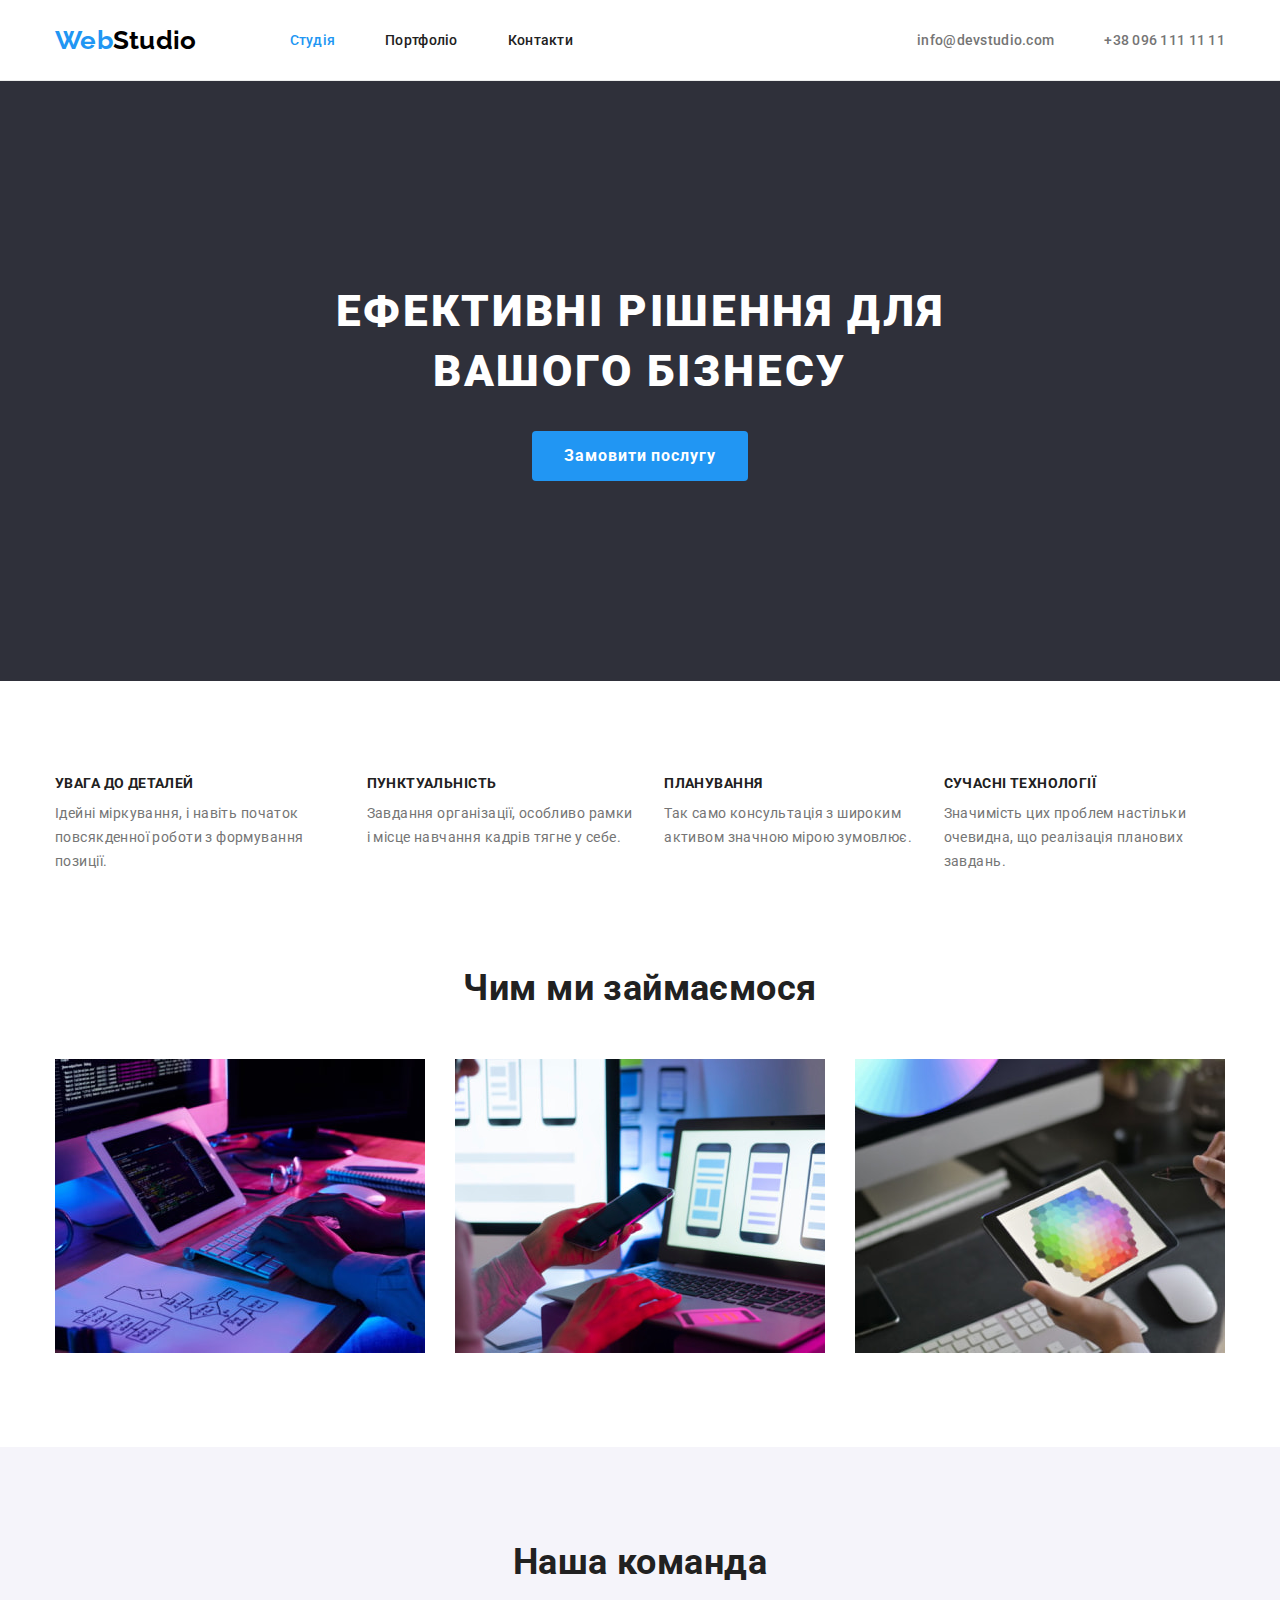
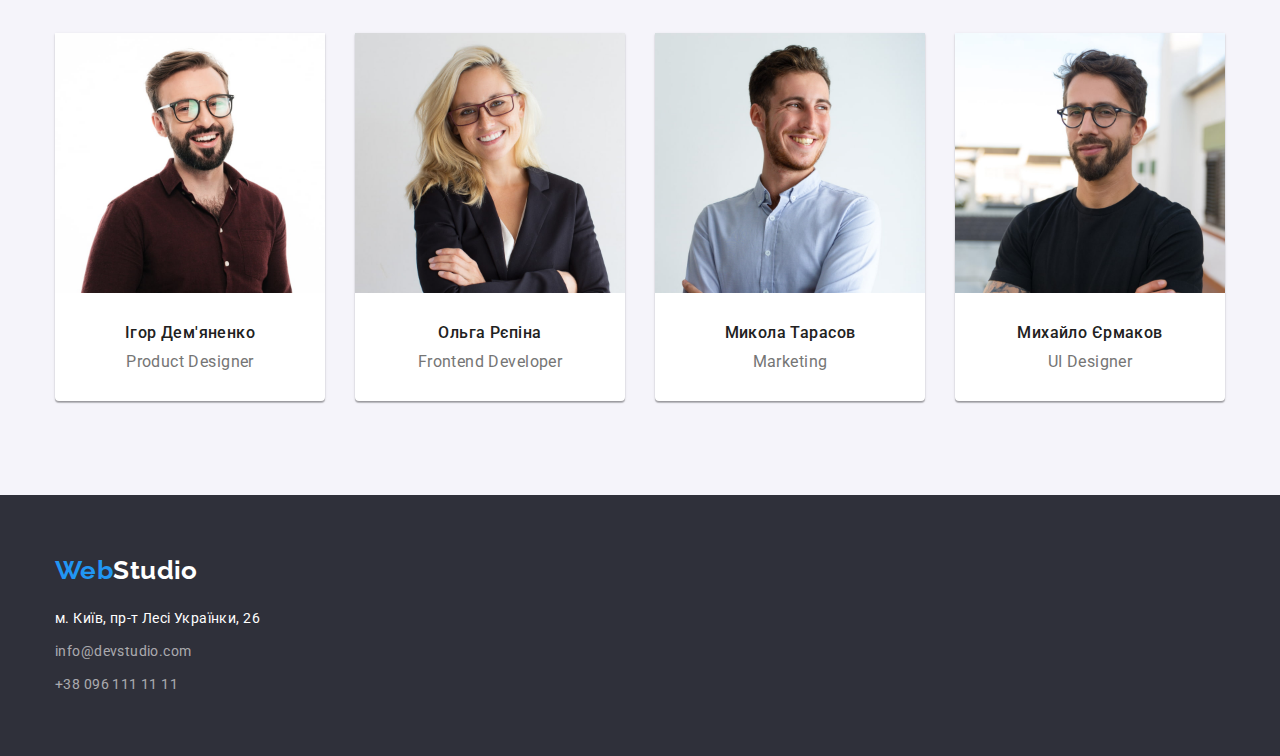
<file: index.html>
<!DOCTYPE html>
<html lang="uk">
  <head>
    <meta charset="UTF-8" />
    <meta http-equiv="X-UA-Compatible" content="IE=edge" />
    <meta name="viewport" content="width=device-width, initial-scale=1.0" />
    <title>Document</title>
    <!--Fonts-->
    <link rel="preconnect" href="https://fonts.googleapis.com" />
    <link rel="preconnect" href="https://fonts.gstatic.com" crossorigin />
    <link
      href="https://fonts.googleapis.com/css2?family=Raleway:wght@700&family=Roboto:wght@400;500;700;900&display=swap"
      rel="stylesheet"
    />

    <link rel="stylesheet" href="./css/modern-normalize.css" />

    <!--Custom styles-->
    <link rel="stylesheet" href="./css/styles..css" />
  </head>
  <body>
    <!--Хедер-->

    <header class="header">
      <div class="container header-container">
        <nav class="nav-item-header">
          <a class="logo-header" href="./index.html"><span class="logo span">Web</span>Studio </a>

          <ul class="list-header list">
            <li class="list-item"
              ><a class="header-link link current" href="index.html">Студія</a></li
            >
            <li class="list-item"
              ><a class="header-link link" href="./portfolio.html">Портфоліо</a></li
            >
            <li class="list-item"><a class="header-link link" href="">Контакти</a></li>
          </ul>
        </nav>

        <ul class="nav-contact-header list">
          <li class="list-items"><a class="nav-link link" href="mailto:">info@devstudio.com</a></li>
          <li class="list-items"
            ><a class="nav-link link" href="tel:+380961111111">+38 096 111 11 11</a></li
          >
        </ul>
      </div>
    </header>
    <main>
      <!--замовити послугу-->
      <section class="title">
        <div class="container title-container">
          <h1 class="title-text">Ефективні рішення для вашого бізнесу</h1>
          <button class="btn" type="button">Замовити послугу</button>
        </div>
      </section>
      <!--особливості-->
      <section class="section">
        <div class="container">
          <h2 class="visually-hidden">Особливості</h2>
          <ul class="list benefits-container">
            <li>
              <h3 class="subtitle">Увага до деталей</h3>
              <p class="text"
                >Ідейні міркування, і навіть початок повсякденної роботи з формування позиції.</p
              >
            </li>
            <li>
              <h3 class="subtitle">Пунктуальність</h3>
              <p class="text"
                >Завдання організації, особливо рамки і місце навчання кадрів тягне у себе.</p
              >
            </li>
            <li>
              <h3 class="subtitle">Планування</h3>
              <p class="text">Так само консультація з широким активом значною мірою зумовлює.</p>
            </li>
            <li>
              <h3 class="subtitle">Сучасні технології</h3>
              <p class="text"
                >Значимість цих проблем настільки очевидна, що реалізація планових завдань.</p
              >
            </li>
          </ul>
        </div>
      </section>
      <!-------------чим ми займаємося----------------------->
      <section class="section our-activities">
        <div class="container">
          <h2 class="heading">Чим ми займаємося</h2>
          <ul class="list heading-list">
            <li>
              <img
                src="./images/img-1.jpg"
                alt="людина набирає код на клавіатурі,перед нею планшет та монітор "
                width="370"
                height="294"
              />
            </li>
            <li>
              <img
                src="./images/img-2.jpg"
                alt="людина працює за ноутбуком та тримає у руках смартфон"
                width="370"
                height="294"
              />
            </li>
            <li>
              <img
                src="./images/img-3.jpg"
                alt="людина працює з палітрою кольорів на планшені "
                width="370"
                height="294"
              />
            </li>
          </ul>
        </div>
      </section>

      <!------------------------наша команда-------------->
      <section class="team section">
        <div class="container">
          <h2 class="person">Наша команда</h2>
          <ul class="list person-list">
            <li class="our-team">
              <img
                class="person-photo"
                src="./images/img-4.jpg"
                alt="чоловік у окулярах та коричневій сорочці"
                width="270"
                height="260"
              />
              <div class="person-info">
                <h3 class="person-name">Ігор Дем'яненко</h3>
                <p class="persone-title" lang="en">Product Designer</p></div
              >
            </li>
            <li class="our-team">
              <img
                class="person-photo"
                src="./images/img-5.jpg"
                alt="блондинка у окулярах та чорному жакеті"
                width="270"
                height="260"
              />
              <div class="person-info">
                <h3 class="person-name">Ольга Рєпіна</h3>
                <p class="persone-title" lang="en">Frontend Developer</p></div
              >
            </li>
            <li class="our-team">
              <img
                class="person-photo"
                src="./images/img-6.jpg"
                alt="чоловік у блакитній сорочці"
                width="270"
                height="260"
              />
              <div class="person-info">
                <h3 class="person-name">Микола Тарасов</h3>
                <p class="persone-title" lang="en">Marketing</p></div
              >
            </li>
            <li class="our-team">
              <img
                class="person-photo"
                src="./images/img-7.jpg"
                alt="чоловік у чорній футболці та окулярах"
                width="270"
                height="260"
              />
              <div class="person-info">
                <h3 class="person-name">Михайло Єрмаков</h3>
                <p class="persone-title" lang="en">UI Designer</p></div
              >
            </li>
          </ul>
        </div>
      </section>
    </main>
    <footer class="footer">
      <div class="container footer-container">
        <a class="logo-header" href="index.html"> <span class="logo span">Web</span>Studio </a>
        <address class="adress-link">
          <ul class="contact list">
            <li class="address-item"
              ><a
                class="link address"
                href="https://goo.gl/maps/vokkJGvPiCu1nfPx5"
                target="_blank"
                rel="noopener nofollow"
                >м. Київ, пр-т Лесі Українки, 26</a
              ></li
            >
            <li class="address-item"
              ><a class="link footer-link" href="mailto:info@devstudio.com"
                >info@devstudio.com</a
              ></li
            >
            <li class="address-item"
              ><a class="link footer-link" href="tel:+380961111111">+38 096 111 11 11</a></li
            >
          </ul>
        </address>
      </div>
    </footer>
  </body>
</html>
</file>
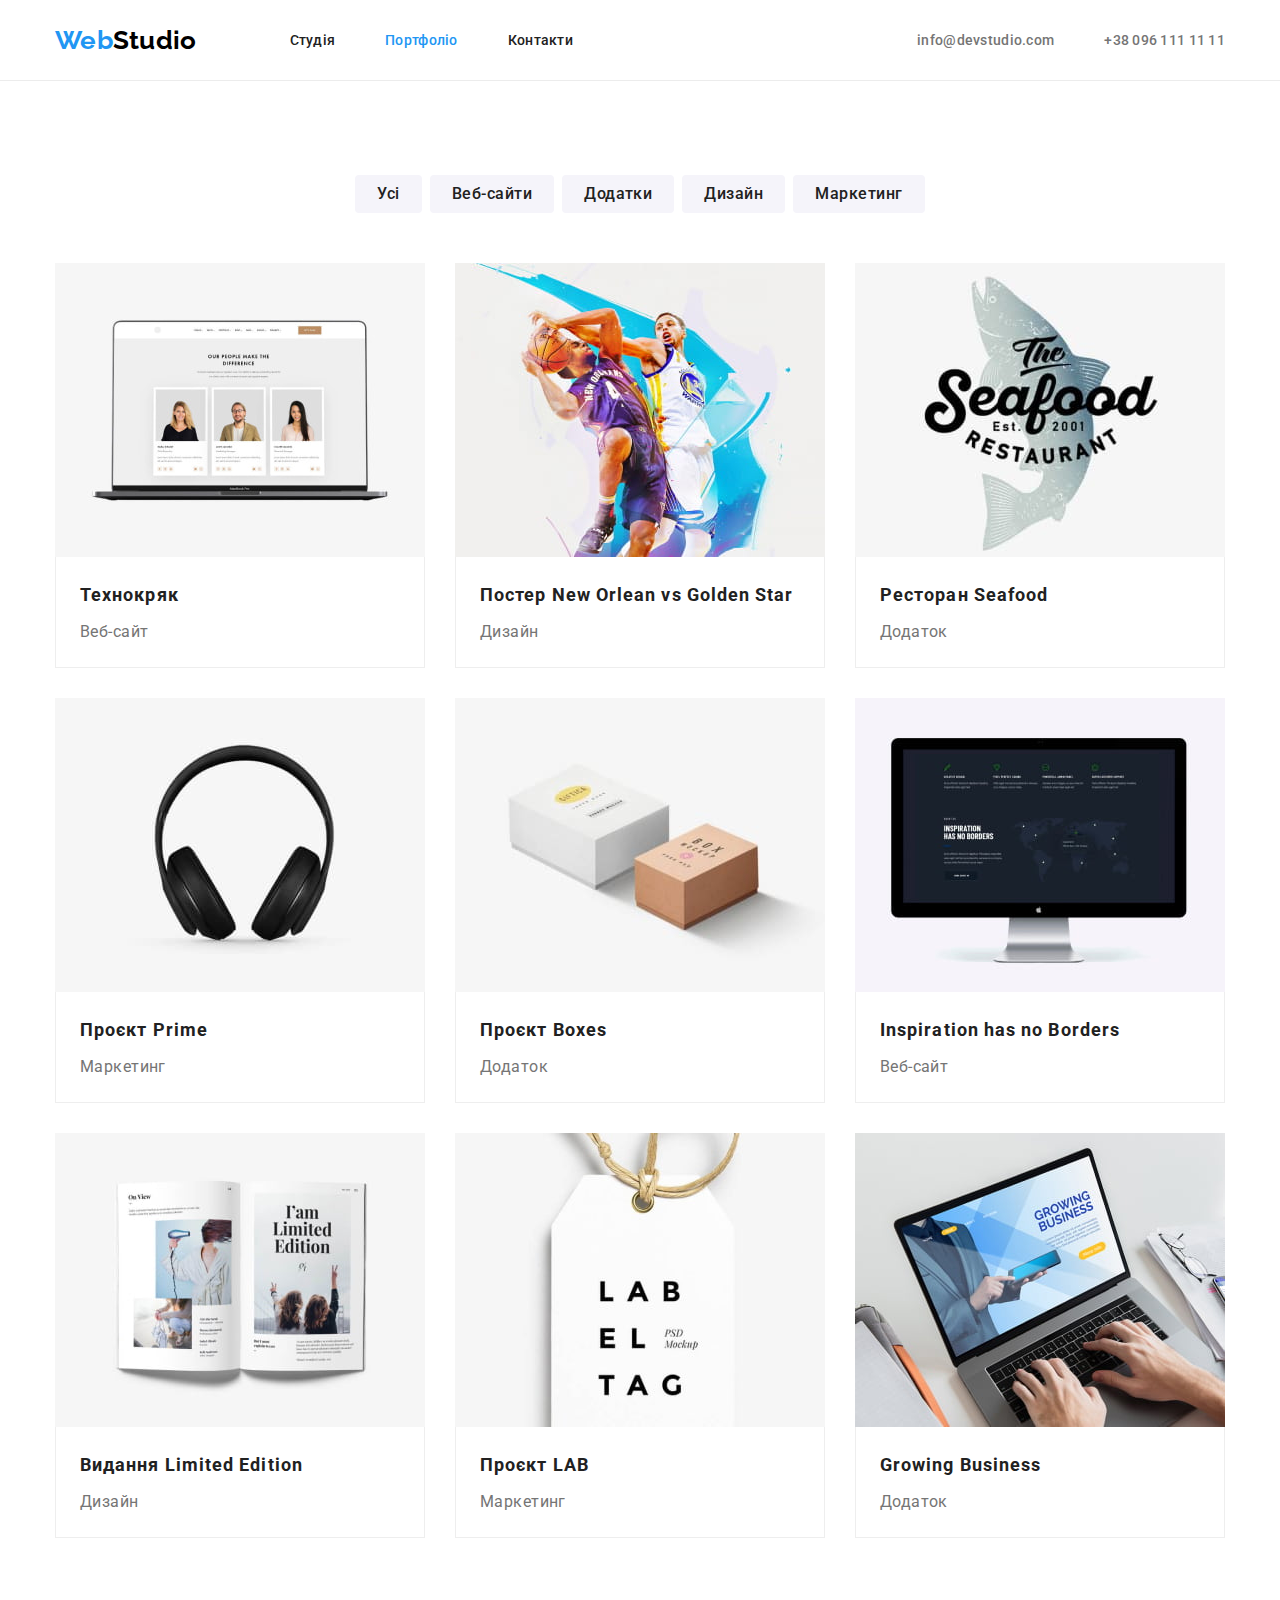
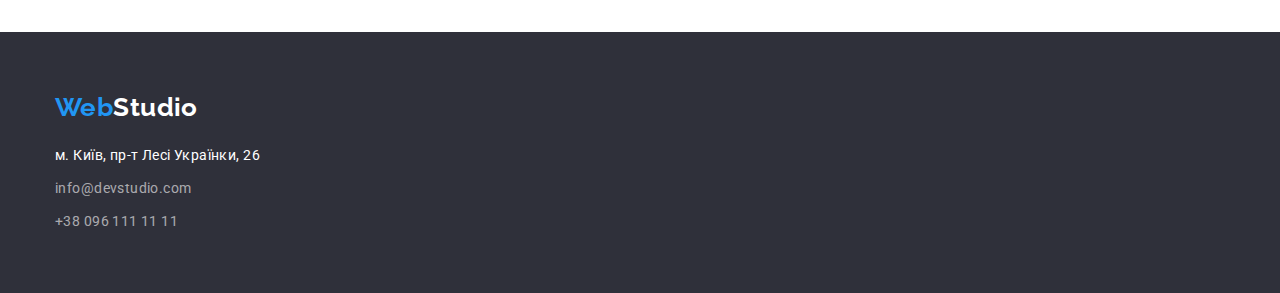
<file: portfolio.html>
<!DOCTYPE html>
<html lang="uk">
  <head>
    <meta charset="UTF-8" />
    <meta http-equiv="X-UA-Compatible" content="IE=edge" />
    <meta name="viewport" content="width=device-width, initial-scale=1.0" />
    <title>Document</title>
    <!--Fonts-->
    <link rel="preconnect" href="https://fonts.googleapis.com" />
    <link rel="preconnect" href="https://fonts.gstatic.com" crossorigin />
    <link
      href="https://fonts.googleapis.com/css2?family=Raleway:wght@700&family=Roboto:wght@400;500;700;900&display=swap"
      rel="stylesheet"
    />

    <link rel="stylesheet" href="./css/modern-normalize.css" />

    <!--Custom styles-->
    <link rel="stylesheet" href="./css/styles..css" />
  </head>
  <body>
    <header class="header">
      <div class="container header-container">
        <nav class="nav-item-header">
          <a class="logo-header" href="./index.html"><span class="logo span">Web</span>Studio </a>

          <ul class="list-header list">
            <li class="list-item"><a class="header-link link" href="index.html">Студія</a></li>
            <li class="list-item"
              ><a class="header-link link current" href="./portfolio.html">Портфоліо</a></li
            >
            <li class="list-item"><a class="header-link link" href="">Контакти</a></li>
          </ul>
        </nav>

        <ul class="nav-contact-header list">
          <li class="list-items"><a class="nav-link link" href="mailto:">info@devstudio.com</a></li>
          <li class="list-items"
            ><a class="nav-link link" href="tel:+380961111111">+38 096 111 11 11</a></li
          >
        </ul>
      </div>
    </header>
    <main class="">
      <section class="portfolio section">
        <div class="container">
          <!--Фільтр сторінки портфоліо-->
          <ul class="list portfolio-button">
            <li><button class="button" type="button">Усі</button></li>
            <li><button class="button" type="button">Веб-сайти</button></li>
            <li><button class="button" type="button">Додатки</button></li>
            <li><button class="button" type="button">Дизайн</button></li>
            <li><button class="button" type="button">Маркетинг</button></li>
          </ul>
          <h1 class="visually-hidden">Портфоліо</h1>
          <ul class="portfolio-list list">
            <li class="portfolio-item">
              <a class="picture" href=""
                ><img src="./images/portfolio/portf-1.jpg" alt="Ноутбук" width="370" />
                <div class="about-project"
                  ><h2 class="project-name">Технокряк</h2> <p class="project-text">Веб-сайт</p></div
                >
              </a>
            </li>
            <li class="portfolio-item">
              <a class="picture" href=""
                ><img
                  src="./images/portfolio/portf-2.jpg"
                  alt="Два баскетболісти у прижку"
                  width="370"
                />
                <div class="about-project"
                  ><h2 class="project-name"
                    >Постер<span lang="en"> New Orlean vs Golden Star</span></h2
                  >
                  <p class="project-text">Дизайн</p></div
                >
              </a>
            </li>
            <li class="portfolio-item">
              <a class="picture" href=""
                ><img src="./images/portfolio/portf-3.jpg" alt="Логотип ресторана" width="370" />
                <div class="about-project"
                  ><h2 class="project-name">Ресторан <span lang="en">Seafood</span></h2>
                  <p class="project-text">Додаток</p></div
                >
              </a>
            </li>
            <li class="portfolio-item">
              <a class="picture" href=""
                ><img src="./images/portfolio/portf-4.jpg" alt="Навушники" width="370" />
                <div class="about-project"
                  ><h2 class="project-name">Проєкт <span lang="en">Prime</span></h2>
                  <p class="project-text">Маркетинг</p></div
                >
              </a>
            </li>
            <li class="portfolio-item">
              <a class="picture" href=""
                ><img src="./images/portfolio/portf-5.jpg" alt="Дві коробки" width="370" />
                <div class="about-project"
                  ><h2 class="project-name">Проєкт <span lang="en"> Boxes</span></h2>
                  <p class="project-text">Додаток</p></div
                >
              </a>
            </li>
            <li class="portfolio-item">
              <a class="picture" href=""
                ><img src="./images/portfolio/portf-6.jpg" alt="Монітор з проєктом" width="370" />
                <div class="about-project"
                  ><h2 class="project-name"><span lang="en">Inspiration has no Borders</span></h2>
                  <p class="project-text">Веб-сайт</p></div
                >
              </a>
            </li>

            <li class="portfolio-item">
              <a class="picture" href=""
                ><img src="./images/portfolio/portf-7.jpg" alt="Відкрита книга" width="370" />
                <div class="about-project"
                  ><h2 class="project-name">Видання <span lang="en">Limited Edition</span></h2>
                  <p class="project-text">Дизайн</p></div
                >
              </a>
            </li>
            <li class="portfolio-item">
              <a class="picture" href=""
                ><img
                  src="./images/portfolio/portf-8.jpg"
                  alt="Підвіска з логотипом "
                  width="370"
                />
                <div class="about-project"
                  ><h2 class="project-name">Проєкт <span lang="en">LAB</span></h2>
                  <p class="project-text">Маркетинг</p></div
                >
              </a>
            </li>
            <li class="portfolio-item">
              <a class="picture" href=""
                ><img src="./images/portfolio/portf-9.jpg" alt="Ноутбук в роботі" width="370" />
                <div class="about-project"
                  ><h2 class="project-name"><span lang="en">Growing Business</span></h2>
                  <p class="project-text">Додаток</p></div
                >
              </a>
            </li>
          </ul>
        </div>
      </section>
    </main>
    <footer class="footer">
      <div class="container footer-container">
        <a class="logo-header" href="index.html"> <span class="logo span">Web</span>Studio </a>
        <address class="adress-link">
          <ul class="contact list">
            <li class="address-item"
              ><a
                class="link address"
                href="https://goo.gl/maps/vokkJGvPiCu1nfPx5"
                target="_blank"
                rel="noopener nofollow"
                >м. Київ, пр-т Лесі Українки, 26</a
              ></li
            >
            <li class="address-item"
              ><a class="link footer-link" href="mailto:info@devstudio.com"
                >info@devstudio.com</a
              ></li
            >
            <li class="address-item"
              ><a class="link footer-link" href="tel:+380961111111">+38 096 111 11 11</a></li
            >
          </ul>
        </address>
      </div>
    </footer>
  </body>
</html>
</file>
<file: css/styles..css>
:root {
  /*Fonts*/
  --main-font: Roboto, sans-serif;
  --secondary-font: Raleway, sans-serif;
  /* Text colors*/
  --main-txt-cl: #212121;
  --light-txt-cl: #757575;
  --accent-txt-cl: #2196f3;
  --white-txt-cl: #ffffff;

  /*Background  colors*/
  --dark-bg-cl: #2f303a;
  --light-bg-cl: #f5f4fa;
  --white-bg-cl: #ffffff;

  /*other*/
  --light1-cl: #eeeeee;
  --light2-cl: #ececec;
  --black-cl: #000000;
  --transparent-white-cl: rgba(255, 255, 255, 0.6);
}

/**
  |============================
  | Header
  |============================
*/

/*Хедер*/

body {
  color: var(--main-txt-cl);
  font-family: var(--main-font);
  background-color: var(--white-bg-cl);
  font-size: 14px;
  letter-spacing: 0.03em;
}

h1,
h2,
h3,
h4,
h5,
h6,
p {
  margin: 0;
}

img {
  display: block;
  width: 100%;
  height: auto;
}

address {
  font-style: normal;
}
button {
  display: block;
  cursor: pointer;
  border: none;
  border-radius: 4px;
}
.section {
  padding-top: 94px;
  padding-bottom: 94px;
}

.container {
  width: 1200px;
  padding-left: 15px;
  padding-right: 15px;
  margin-left: auto;
  margin-right: auto;
}

.list {
  list-style: none;
  margin: 0;
  padding-left: 0;
}

.link {
  text-decoration: none;
  color: currentColor;
}

/*--------------------------------------------------------------*/
.header {
  border-bottom: 1px solid #ececec;
}

.header-container {
  display: flex;
  align-items: center;
}

.nav-item-header {
  display: flex;
  align-items: center;
  font-weight: 500;
  line-height: 16px;
  letter-spacing: 0.02em;
  color: var(--main-txt-cl);
}

.list-header {
  display: flex;
  margin-left: 93px;
  column-gap: 50px;
}

.list-header .current {
  color: var(--accent-txt-cl);
}

.header-link {
  display: inline-block;
  padding-top: 32px;
  padding-bottom: 32px;
}

.nav-contact-header {
  display: flex;
  margin-left: auto;
  color: var(--light-txt-cl);
  column-gap: 50px;
}

.nav-contact-header .link {
  padding-top: 32px;
  padding-bottom: 32px;
  color: var(--light-txt-cl);
}

.nav-link {
  display: inline-block;
  padding-top: 32px;
  padding-bottom: 32px;
  font-weight: 500;
  line-height: 16px;
  letter-spacing: 0.02em;
  font-weight: 500;
}

.header .link:hover,
.header .link:focus {
  color: var(--accent-txt-cl);
}

.logo-header {
  font-family: var(--secondary-font);
  font-style: normal;
  font-weight: 700;
  font-size: 26px;
  line-height: calc(31 / 26);
  text-decoration: none;
  color: #000000;
}
.logo-header span {
  color: var(--accent-txt-cl);
}

/**
  |============================
  | Main
  |============================
*/

/*-------------------замовити послугу---------------*/

.title {
  background-color: var(--dark-bg-cl);
  padding: 200px 0;
}

.title-text {
  font-weight: 900;
  font-size: 44px;
  line-height: calc(60 / 44);
  text-align: center;
  letter-spacing: 0.06em;
  text-transform: uppercase;
  color: var(--white-txt-cl);
  width: 696px;
  margin: 0 auto;
  margin-bottom: 30px;
}

.btn {
  background-color: var(--accent-txt-cl);
  color: var(--white-txt-cl);
  font-family: inherit;
  font-size: 16px;
  font-weight: 700;
  line-height: calc(30 / 16);
  display: flex;
  align-items: center;
  text-align: center;
  letter-spacing: 0.06em;
  cursor: pointer;
  padding: 10px 32px;
  margin: 0 auto;
}

/*------------------особливості-------------------------*/

.visually-hidden {
  position: absolute;
  width: 1px;
  height: 1px;
  margin: -1px;
  border: 0;
  padding: 0;

  white-space: nowrap;
  clip-path: inset(100%);
  clip: rect(0 0 0 0);
  overflow: hidden;
}

.benefits-container {
  display: flex;
  gap: 30px;
}

.subtitle {
  line-height: calc(16 / 14);
  text-transform: uppercase;
  font-size: 14px;
  margin-bottom: 10px;
}

.text {
  line-height: calc(24 / 14);
  color: var(--light-txt-cl);
}

/*-----------------чим ми займаємось-----------*/

.our-activities {
  padding-top: 0;
}

.heading {
  font-weight: 700;
  font-size: 36px;
  line-height: calc(42 / 36);
  color: var(--main-txt-cl);
  text-align: center;
  margin-bottom: 50px;
}

.heading-list {
  display: flex;
  gap: 30px;
}

/*----------------Наша команда---------------------*/

.team {
  background-color: var(--light-bg-cl);
}

.person {
  font-weight: 700;
  font-size: 36px;
  line-height: calc(42 / 36);
  color: var(--main-txt-cl);
  text-align: center;
  margin-bottom: 50px;
}

.person-list {
  display: flex;
  gap: 30px;
}

.person-info {
  padding-top: 30px;
  padding-bottom: 30px;
}

.person-name {
  font-weight: 500;
  font-size: 16px;
  line-height: calc(19 / 16);
  text-align: center;
  margin-bottom: 10px;
}
.persone-title {
  font-size: 16px;
  line-height: calc(19 / 16);
  text-align: center;
  color: var(--light-txt-cl);
}

.our-team {
  width: 270px;
  background-color: var(--white-bg-cl);
  box-shadow: 0px 1px 3px rgba(0, 0, 0, 0.12), 0px 1px 1px rgba(0, 0, 0, 0.14),
    0px 2px 1px rgba(0, 0, 0, 0.2);
  border-radius: 0px 0px 4px 4px;
}

/**
  |============================
  | Footer
  |============================
*/

.footer .logo-header {
  color: var(--white-txt-cl);
}
.footer .logo .span {
  color: var(--accent-txt-cl);
}

.footer {
  background-color: var(--dark-bg-cl);
  padding: 60px 0;
}

.adress-link {
  margin-top: 20px;
}

/*.footer-container {
  display: flex;
  justify-content: center;
  flex-direction: column;
}*/

.footer .link:hover,
.footer .link:focus {
  color: var(--accent-txt-cl);
}

.contact {
  font-family: 'Roboto';
  font-style: normal;
  line-height: calc(24 / 14);
  color: var(--transparent-white-cl);
}

.contact {
  list-style: none;
}

.contact .address {
  color: var(--white-txt-cl);
}

.address-item {
  margin-bottom: 9px;
}

.address-item:last-child {
  margin-bottom: 0px;
}

/**
  |============================
  | Portfolio

  |============================
*/

/*------------------портфоліо-фільтр--------------*/

.portfolio-button {
  display: flex;
  gap: 8px;
  margin-bottom: 50px;
  justify-content: center;
}

.portfolio-list {
  display: flex;
  flex-wrap: wrap;
  gap: 30px;
}

.portfolio-item {
  flex-basis: calc((100% - 30px * 2) / 3);
}

.picture {
  text-decoration: none;
}

.about-project {
  padding: 20px 24px;
  border: 1px solid var(--light1-cl);
  border-top: none;
}

.project-name {
  font-size: 18px;
  line-height: calc(36 / 18);
  letter-spacing: 0.06em;
  color: var(--main-txt-cl);
  margin-bottom: 4px;
}

.project-text {
  font-weight: 400;
  font-size: 16px;
  line-height: calc(30 / 16);
  color: var(--light-txt-cl);
}

.button {
  cursor: pointer;
  border: none;
  background-color: var(--light-bg-cl);
  border-radius: 4px;
  font-weight: 500;
  font-size: 16px;
  line-height: calc(26 / 16);
  text-align: center;
  color: var(--main-txt-cl);
  font-family: inherit;
  letter-spacing: 0.03em;
}
.button {
  display: block;
  margin: 0 auto;
  padding: 6px 22px;
}

.button:hover,
.button:focus {
  color: var(--white-txt-cl);
  background-color: var(--accent-txt-cl);
}
</file>
